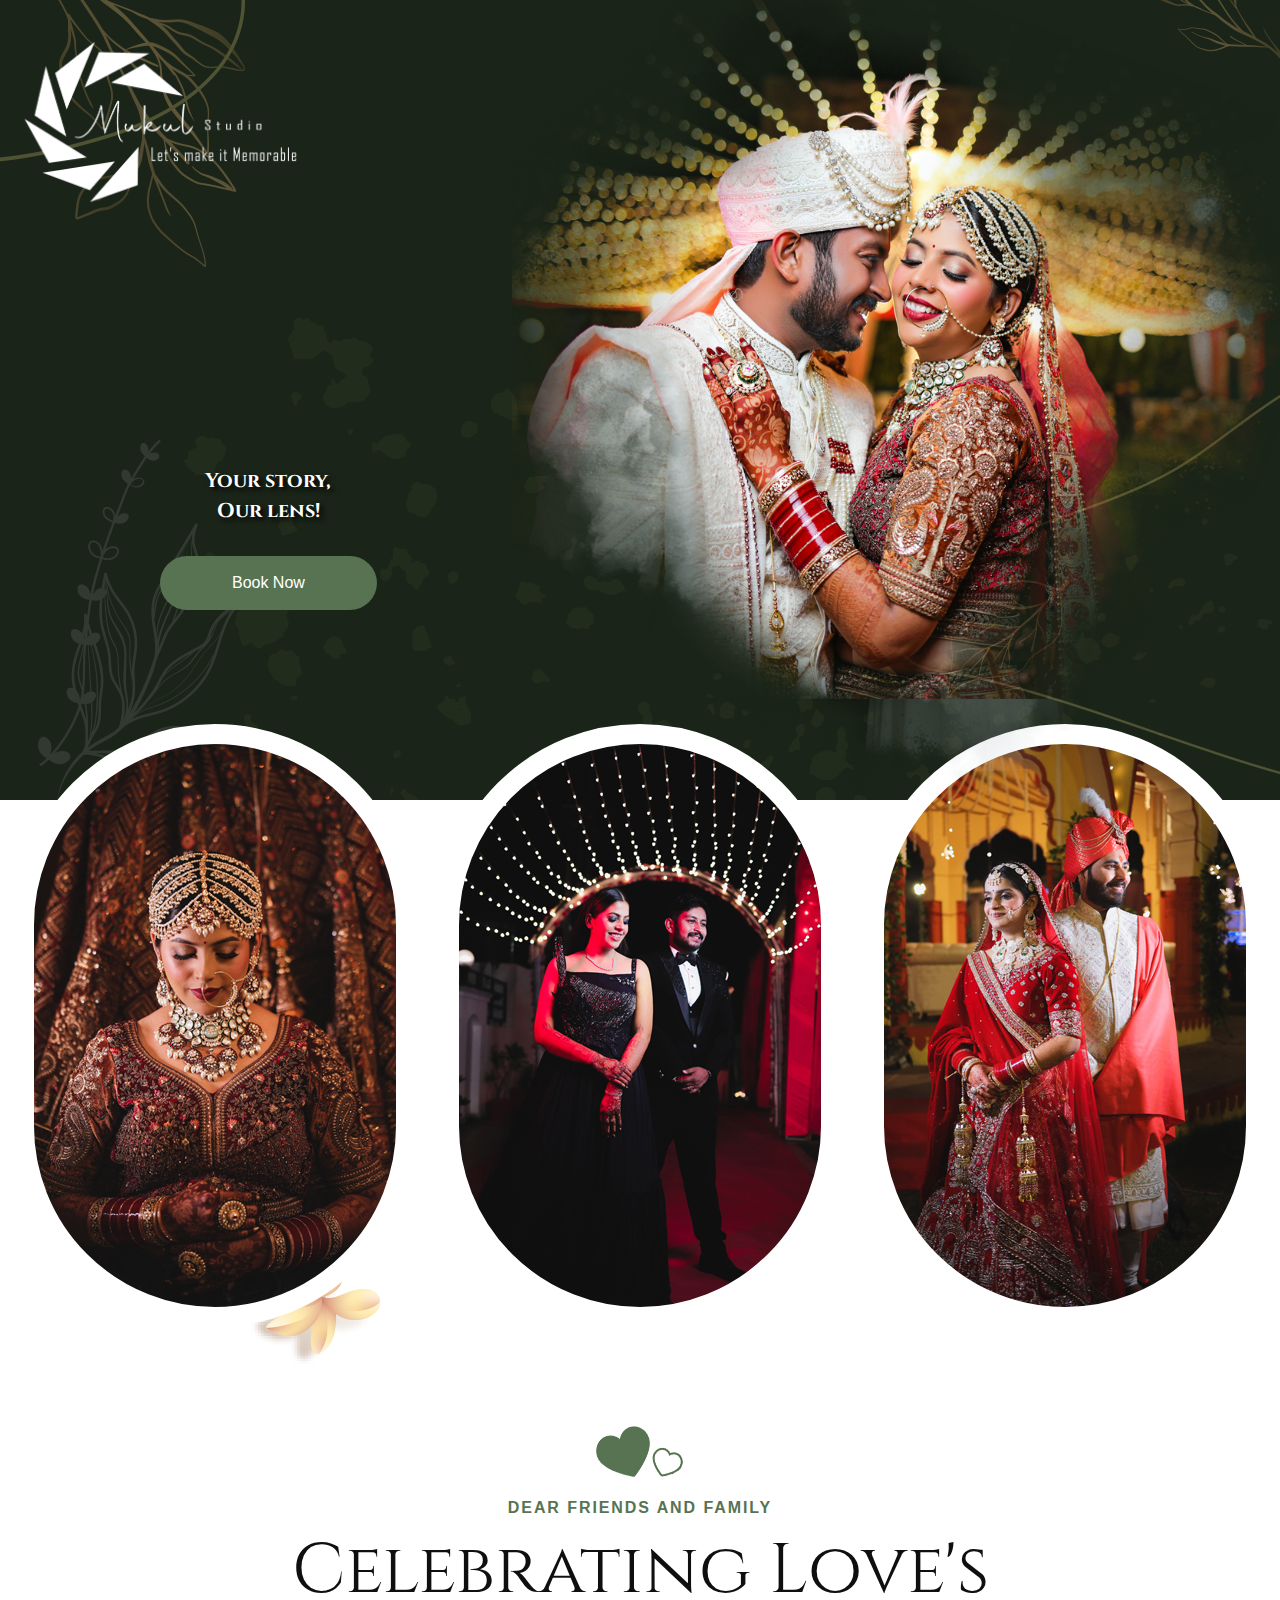
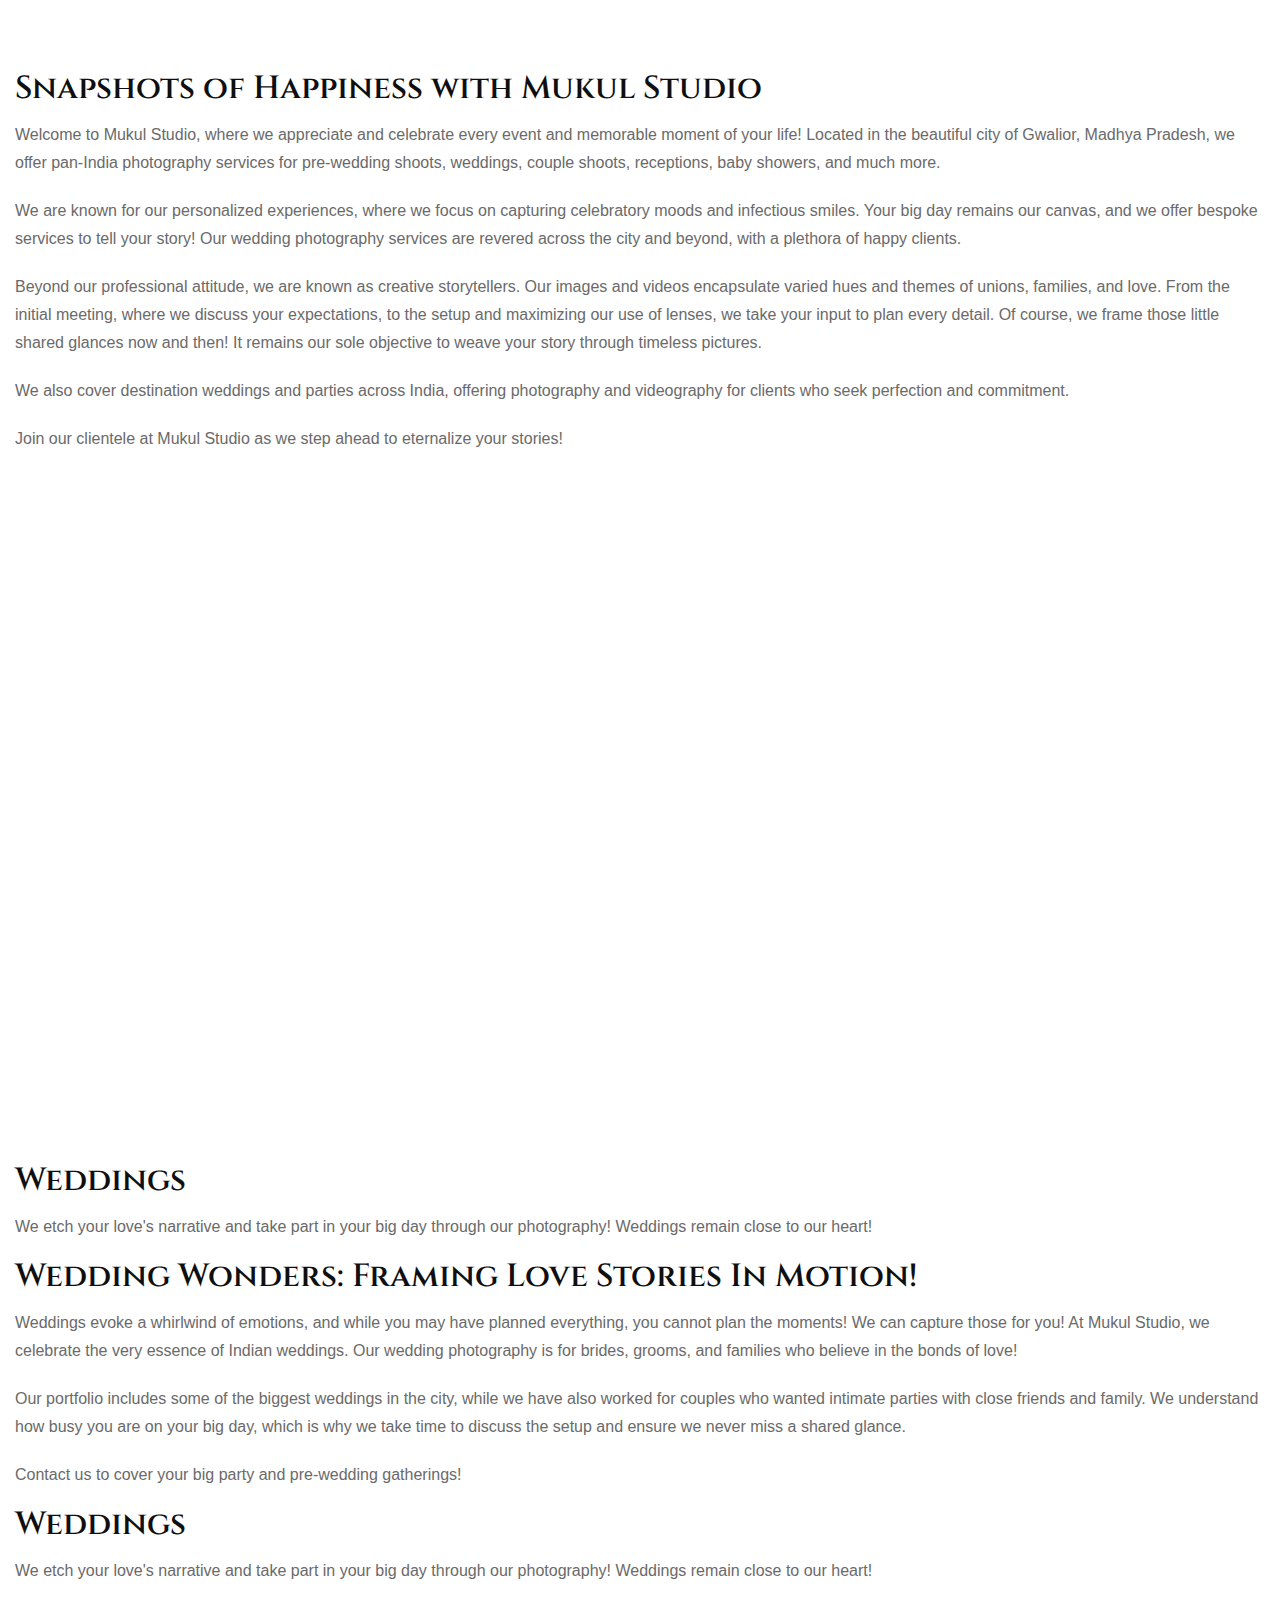
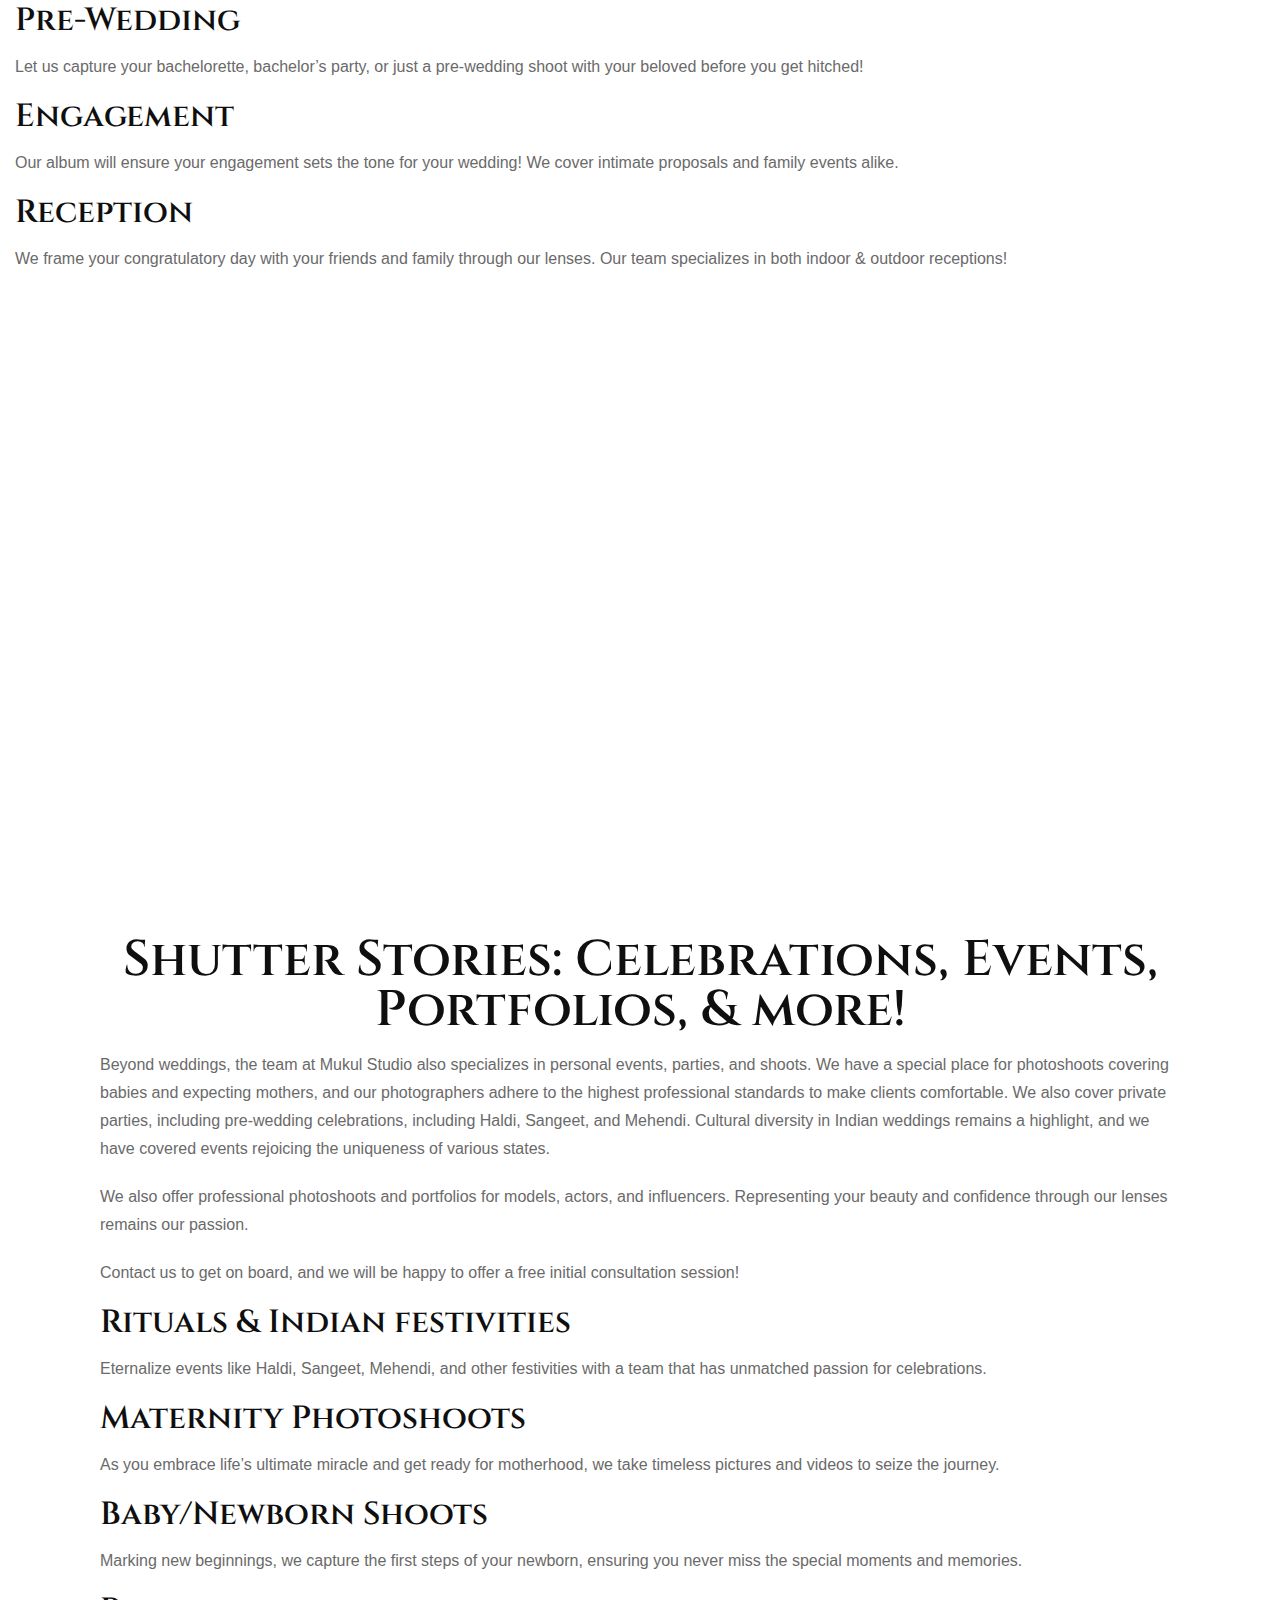
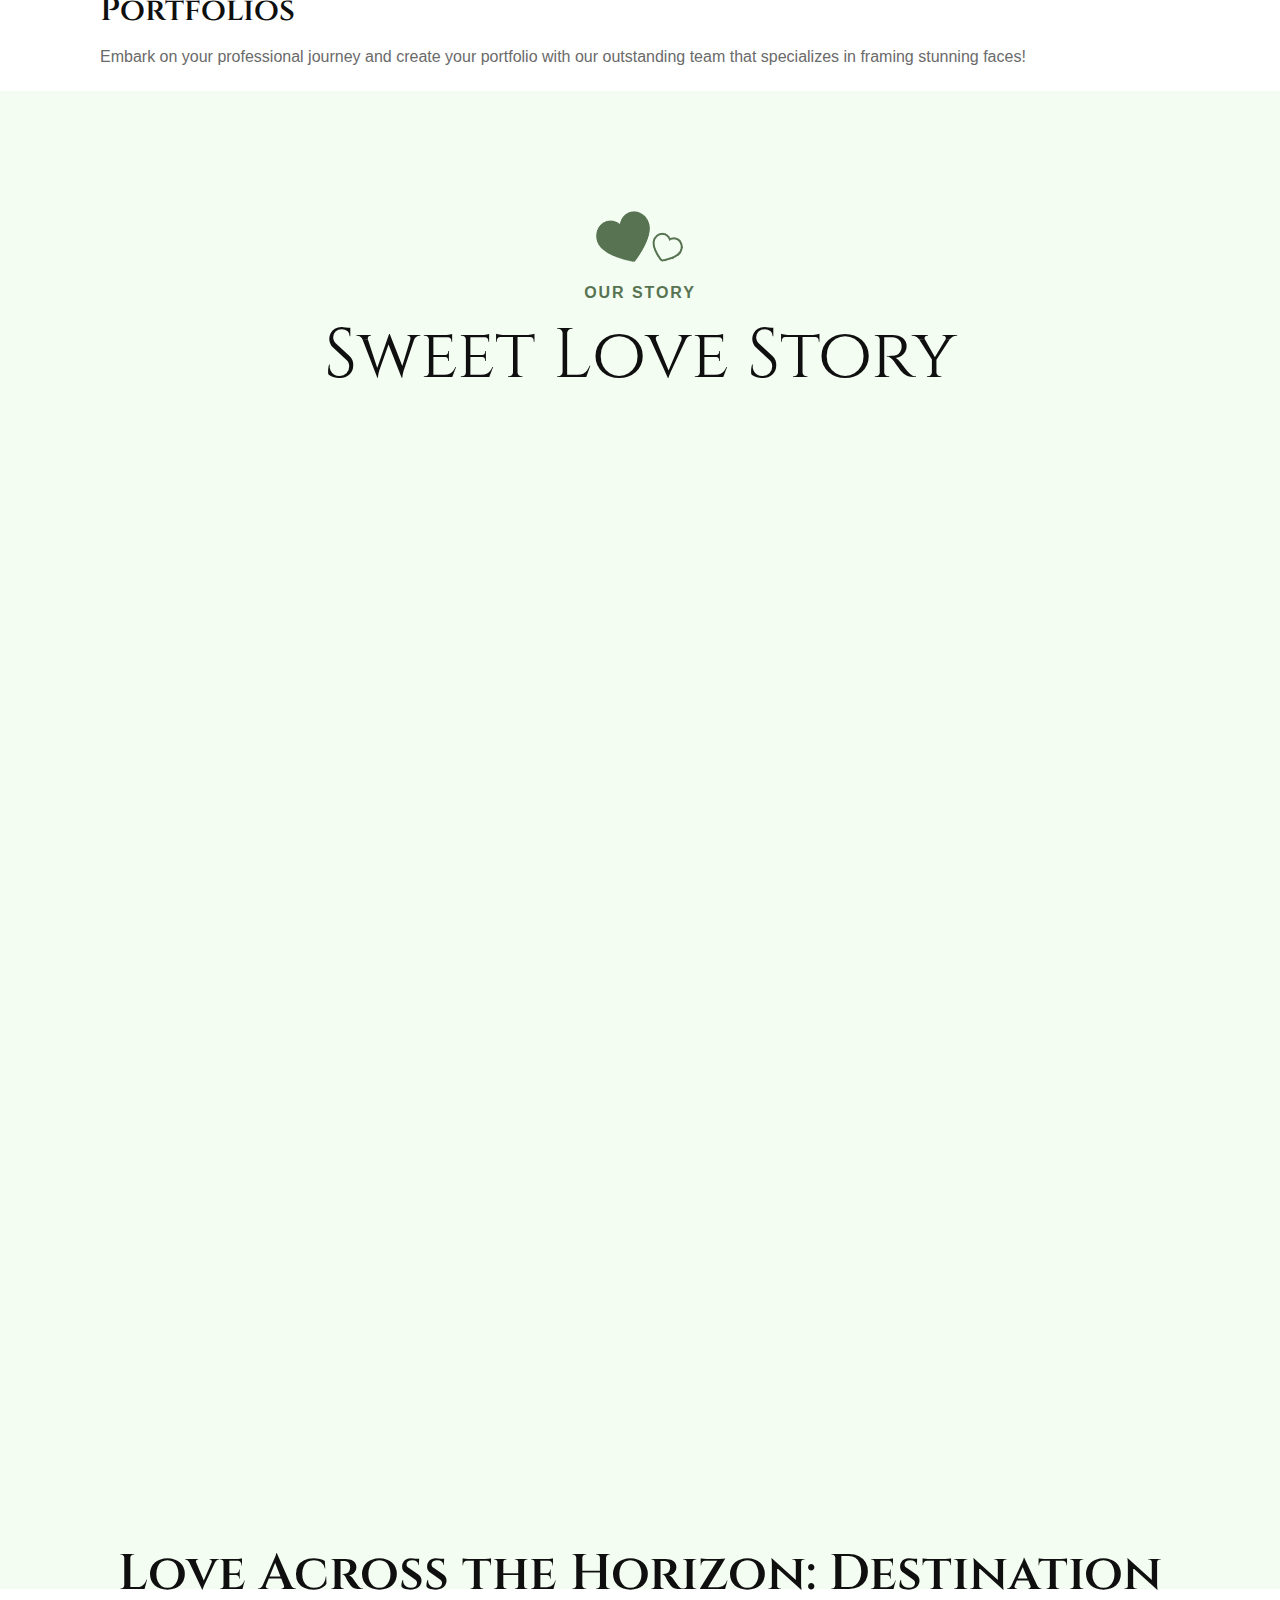
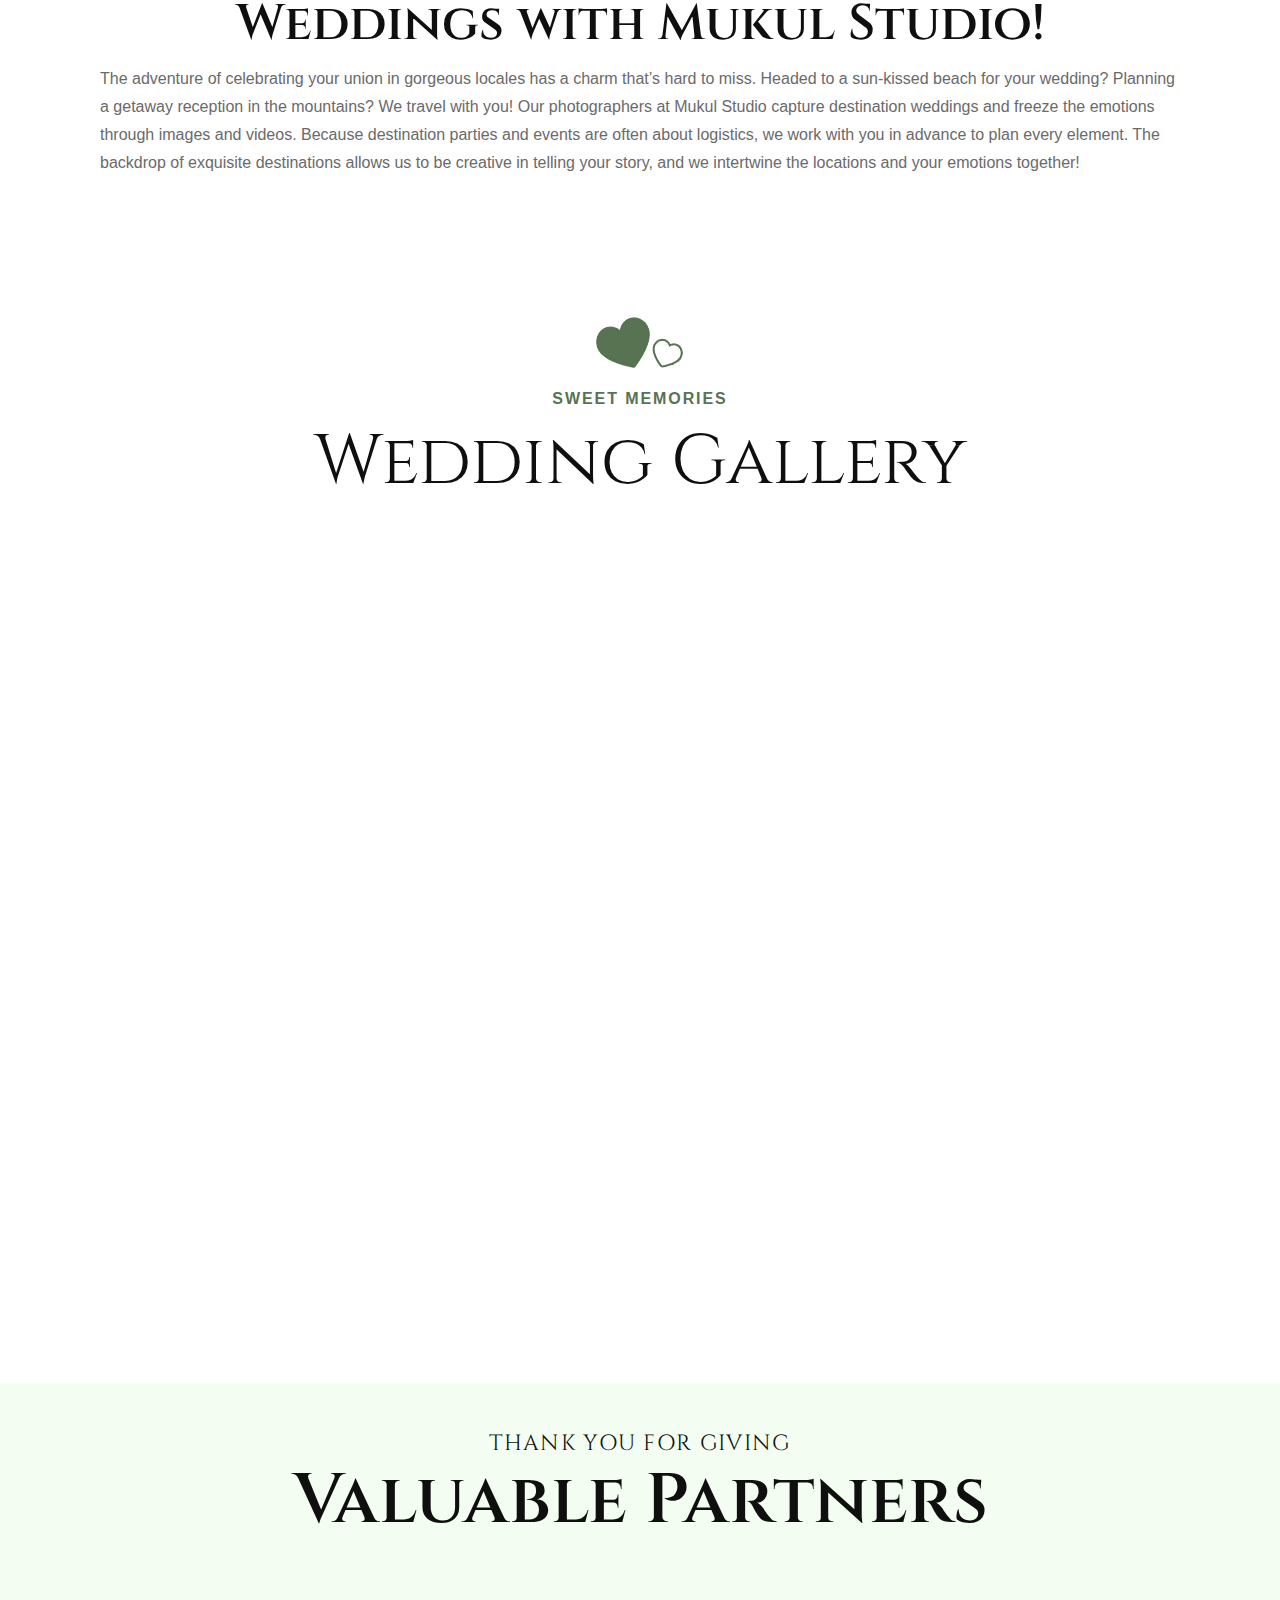
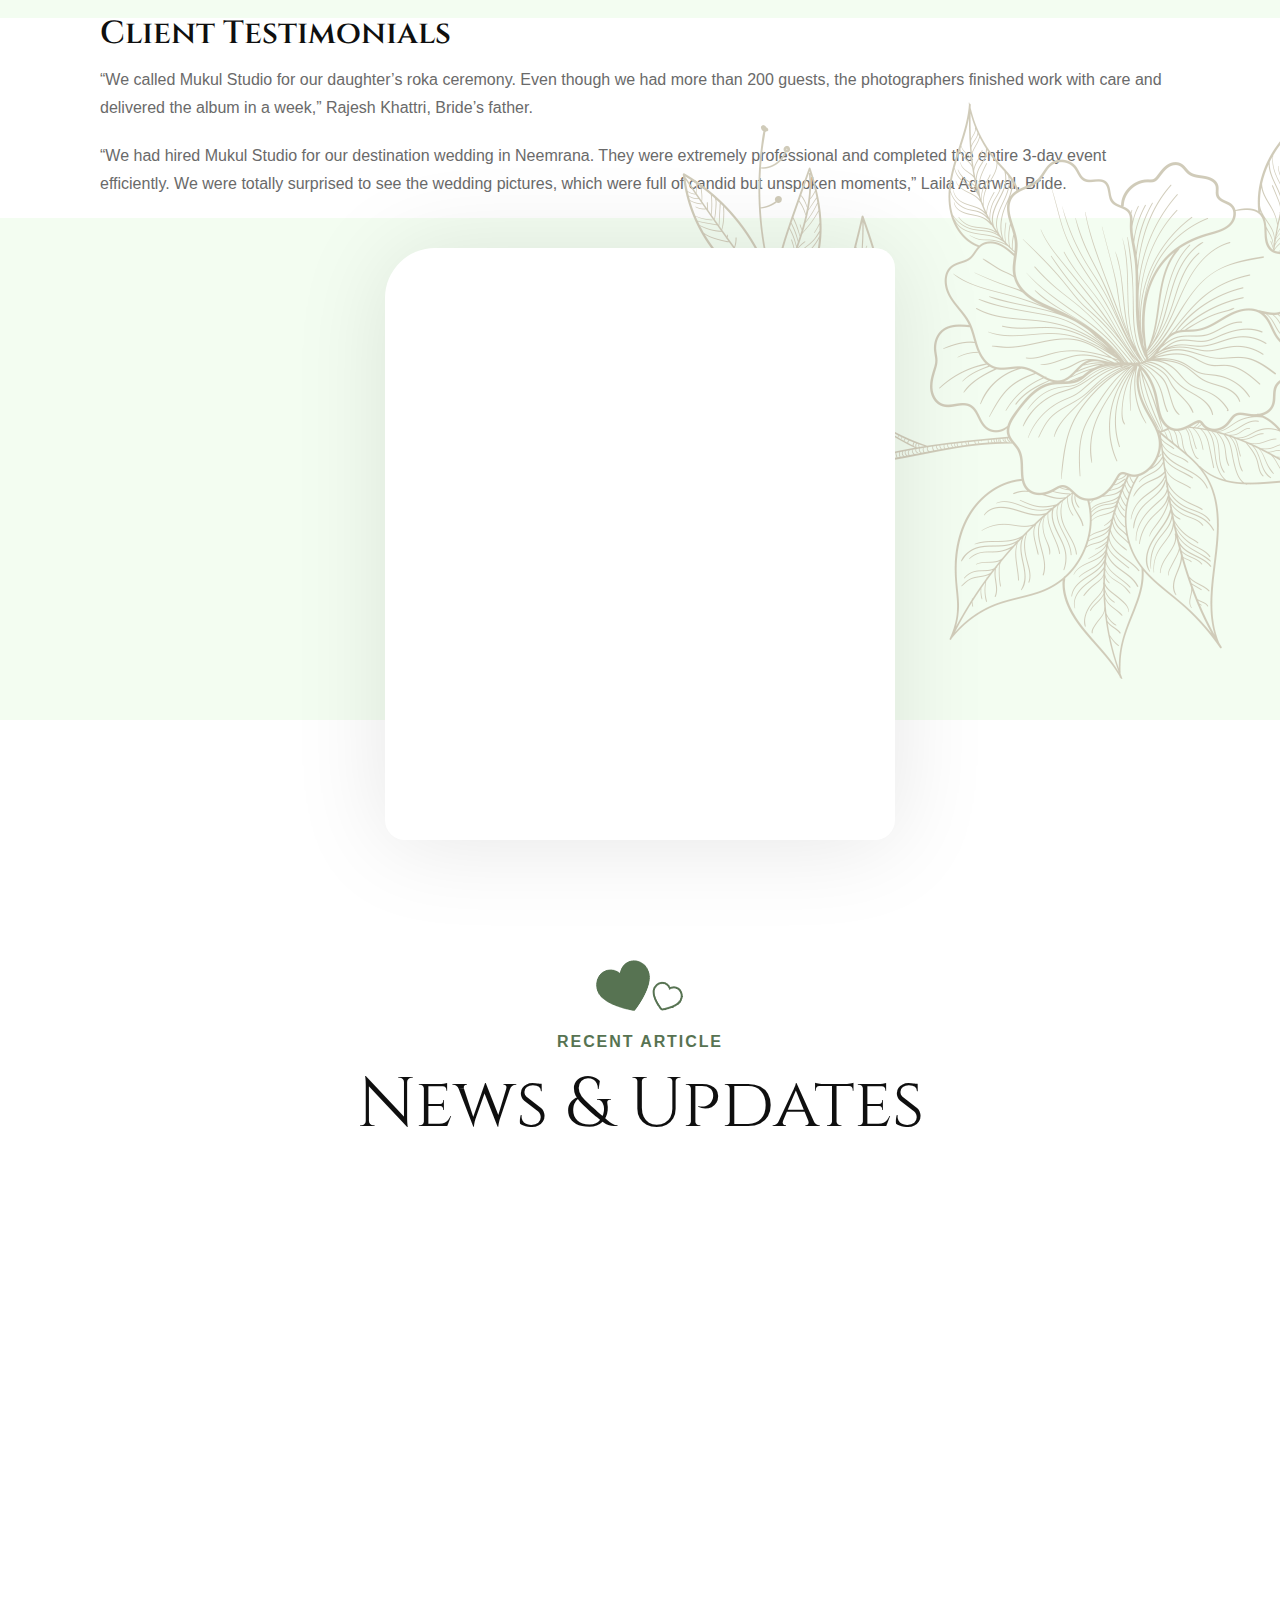
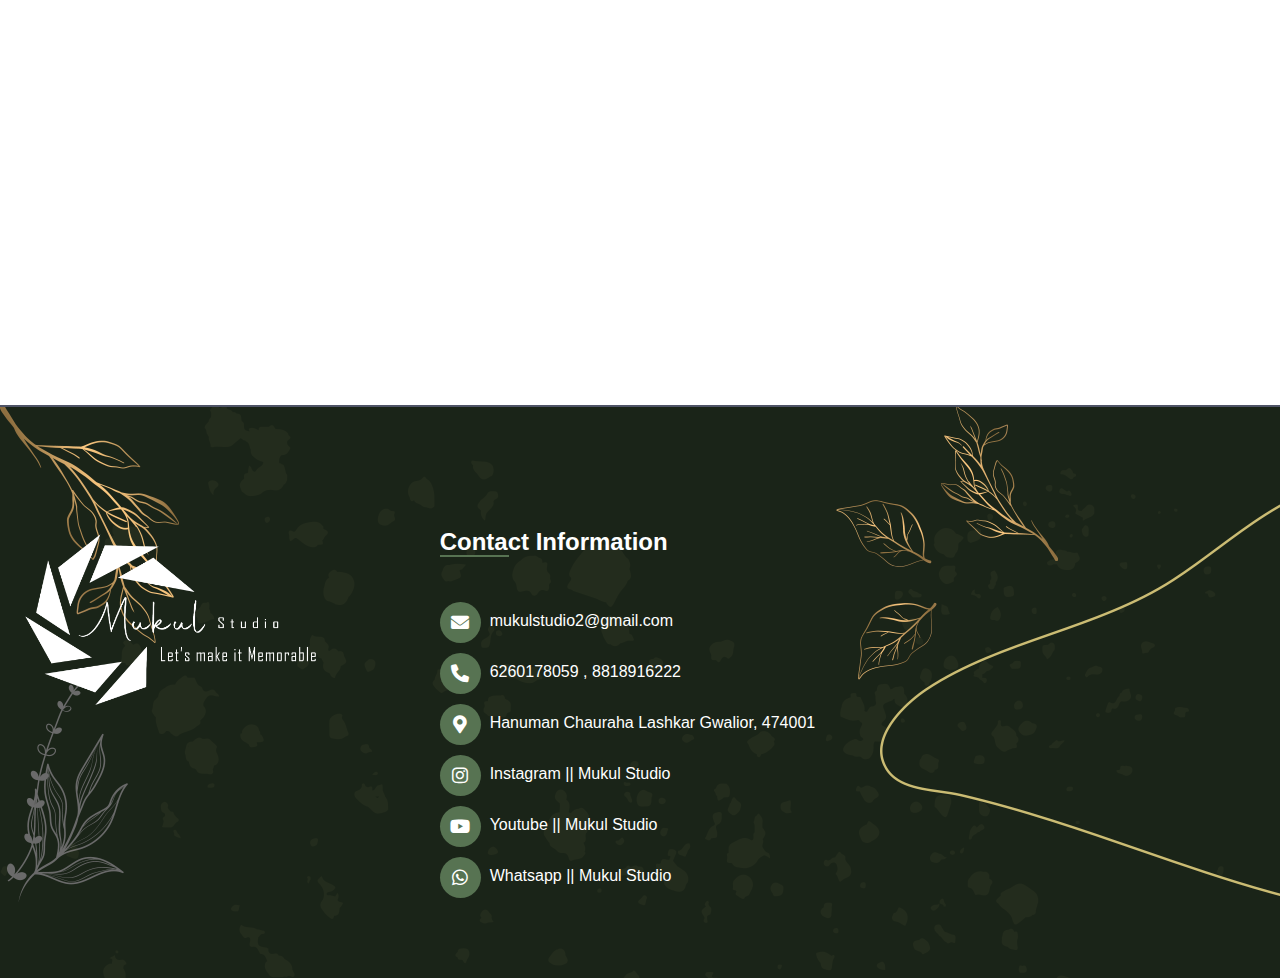
<file: index.html>
<!DOCTYPE html>
<html lang="en">

<!-- Mirrored from kodesolution.com/html/2023/wendola-html/index-3.html by HTTrack Website Copier/3.x [XR&CO'2014], Wed, 27 Sep 2023 08:24:31 GMT -->
<head>
<meta charset="utf-8">
<title>  Mukul Studio| Gwalior Best Photographer | Home Page </title>
<!-- Stylesheets -->
<link href="css/bootstrap.min.css" rel="stylesheet">
<link href="css/style.css" rel="stylesheet">

<link rel="shortcut icon" href="images/favicon.png" type="image/x-icon">
<link rel="icon" href="images/favicon.png" type="image/x-icon">
<!-- Responsive -->
<meta http-equiv="X-UA-Compatible" content="IE=edge">
<meta name="viewport" content="width=device-width, initial-scale=1.0, maximum-scale=1.0, user-scalable=0">
<!--[if lt IE 9]><script src="https://cdnjs.cloudflare.com/ajax/libs/html5shiv/3.7.3/html5shiv.js"></script><![endif]-->
<!--[if lt IE 9]><script src="js/respond.js"></script><![endif]-->
</head>

<body>

<div class="page-wrapper">
    
    <!-- Preloader -->
    <div class="preloader"></div>
    
    <!-- Main Header-->
    <header class="main-header header-style-three">

        <div class="header-lower">
          
            <div class="auto-container">
                <!-- Main box -->
                <div class="main-box">
                    <div class="logo"><a href="index.html"><img src="t-sert bill copyf.png" alt="" title="Wendola"></a></div>

                    <!--Nav Box-->
                    <!-- <div class="nav-outer">    
                        <nav class="nav main-menu">
                            <ul class="navigation">
                                <li class="current dropdown"><a href="index.html">Home</a>
                                <ul>
                                    <li><a href="index.html">Home 01</a></li>
                                    <li><a href="index-2.html">Home 02</a></li>
                                    <li><a href="index-3.html">Home 03</a></li>
                                    <li><a href="index-4.html">Home 04</a></li>
                                    <li><a href="index-5.html">Home 05</a></li>
                                    <li class="dropdown"> <a href="#">Invitation</a>
                                        <ul>
                                            <li><a href="index-invitation.html">Style One</a></li>
                                            <li><a href="index-invitation2.html">Style Two</a></li>
                                            <li><a href="index-invitation3.html">Style Three</a></li>
                                            <li><a href="index-invitation4.html">Style Four</a></li>
                                        </ul>
                                    </li>
                                    <li class="dropdown"><a href="#">Single Styles</a>
                                        <ul>
                                            <li><a href="index-1-sinlge.html">Single Style One</a></li>
                                            <li><a href="index-2-single.html">Single Style Two</a></li>
                                            <li><a href="index-3-single.html">Single Style Three</a></li>
                                            <li><a href="index-4-single.html">Single Style Four</a></li>
                                            <li><a href="index-5-single.html">Single Style Five</a></li>
                                        </ul>
                                    </li>
                                    <li class="dropdown"><a href="#">Dark Styles</a>
                                        <ul>
                                            <li><a href="index-1-dark.html">Dark Style One</a></li>
                                            <li><a href="index-2-dark.html">Dark Style Two</a></li>
                                            <li><a href="index-3-dark.html">Dark Style Three</a></li>
                                            <li><a href="index-4-dark.html">Dark Style Four</a></li>
                                            <li><a href="index-5-dark.html">Dark Style Five</a></li>
                                        </ul>
                                    </li>
                                    <li class="dropdown"><a href="#">Header Styles</a>
                                        <ul>
                                            <li><a href="index.html">Header Style One</a></li>
                                            <li><a href="index-2.html">Header Style Two</a></li>
                                            <li><a href="index-3.html">Header Style Three</a></li>
                                            <li><a href="index-4.html">Header Style Four</a></li>
                                            <li><a href="index-4.html">Header Style Five</a></li>
                                        </ul>
                                    </li>
                                </ul>
                                </li>
                                <li><a href="page-our-story.html">Story</a></li>
                                <li><a href="">Gallery</a></li>
                                <li><a href="page-our-timeline.html">Timeline</a></li>
                                <li><a href="news-grid.html">News</a></li>
                                <li><a href="page-rsvp.html">RSVP</a></li>
                            </ul>
                        </nav>
                    </div> -->
                    <!-- Main Menu End-->
                    <div class="outer-box">
                        
                        <!-- Hidden Bar Opener -->
                        <!-- <button class="ui-btn ui-btn toggle-hidden-bar">
                            <span class="dot"></span>
                            <span class="dot"></span>
                            <span class="dot"></span>
                        </button> -->

                        <!-- <ul class="social-icon-one"> -->
                            <!-- <li><a href="#"><i class="icon fab fa-facebook-f"></i></a></li>
                            <li><a href="#"><i class="icon fab fa-google-plus"></i></a></li>
                            <li><a href="#"><i class="icon fab fa-twitter"></i></a></li> -->
                        <!-- </ul> -->

                        <!-- Mobile Nav toggler -->
                        <!-- <div class="mobile-nav-toggler"><span class="icon lnr-icon-bars"></span></div> -->
                    </div>
                </div>
            </div>
        </div>

        <!-- Mobile Menu  -->
        <div class="mobile-menu">
            <div class="menu-backdrop"></div>
        
            <!--Here Menu Will Come Automatically Via Javascript / Same Menu as in Header-->
            <nav class="menu-box">
                <div class="upper-box">
                    <div class="nav-logo"><a href="index.html"><img src="t-sert bill copyf.png" alt="" title=""></a></div>
                    <div class="close-btn"><i class="icon fa fa-times"></i></div>
                </div>
        
                <ul class="navigation clearfix">
                    <!--Keep This Empty / Menu will come through Javascript-->
                </ul>

                <ul class="contact-list-one light">
                    <li>
                        <i class="icon lnr-icon-phone-handset"></i>
                        <span class="title">Call Now</span>
                        <div class="text"><a href="tel:+918818916222">+91 8818916222</a></div>
                    </li>
                    <li>
                        <i class="icon lnr-icon-envelope1"></i>
                        <span class="title">Send Email</span>
                        <div class="text"><a href="mailto:mukulstudio2@gmail.com">mukulstudio2@gmail.com</div>
                    </li>
                    <li>
                        <a href="https://maps.app.goo.gl/u7zyUEijHn9CnQc9A"><i class="icon lnr-icon-map-marker"></i></a>
                        <span class="title">Address</span>
                        <div class="text">
                            Hanuman Chauraha Lashkar Gwalior, 474001
                        </div>
                    </li>
                </ul>
        
                <ul class="social-links">
                    <li><a href="https://wa.me/+918818916222 text = Congratulations We Have InQuiry To you"><i class="fab fa-whatsapp"></i></a></li>
                    <li><a href="https://youtube.com/@mukulstudio2216?si=WB5LjdEgU3KF_uZn"><i class="fab fa-youtube"></i></a></li>
                    <!-- <li><a href="#"><i class="fab fa-"></i></a></li> -->
                    <li><a href="https://instagram.com/mukul_studio?igshid=NzZlODBkYWE4Ng=="><i class="fab fa-instagram"></i></a></li>
                </ul>
            </nav>
        </div><!-- End Mobile Menu -->

        <!-- Header Search -->
        <div class="search-popup">
            <span class="search-back-drop"></span>
            <button class="close-search"><span class="fa fa-times"></span></button>
        
            <div class="search-inner">
                <form method="post" action="https://kodesolution.com/html/2023/wendola-html/blog-showcase.html">
                    <div class="form-group">
                        <input type="search" name="search-field" value="" placeholder="Search..." required="">
                        <button type="submit"><i class="fa fa-search"></i></button>
                    </div>
                </form>
            </div>
        </div>
        <!-- End Header Search -->

        <!-- Sticky Header  -->
        <div class="sticky-header">
            <div class="auto-container">
                <div class="inner-container">
                    <!--Logo-->
                    <div class="logo">
                        <a href="index.html" title=""><img src="t-sert bill copy.png" alt="" title=""></a>
                    </div>
        
                    <!--Right Col-->
                    <div class="nav-outer">
                        <!-- Main Menu -->
                        <nav class="main-menu">
                            <div class="navbar-collapse show collapse clearfix">
                                <ul class="navigation clearfix">
                                    <!--Keep This Empty / Menu will come through Javascript-->
                                </ul>
                            </div>
                        </nav><!-- Main Menu End-->
        
                        <!--Mobile Navigation Toggler-->
                        <div class="mobile-nav-toggler"><span class="icon lnr-icon-bars"></span></div>
                    </div>
                </div>
            </div>
        </div><!-- End Sticky Menu -->
    </header>
    <!--End Main Header -->

    <!-- Hidden bar back drop -->
    <div class="hidden-bar-back-drop"></div>

    <!-- Hidden Bar -->
    <!-- <section class="hidden-bar">
        <div class="inner-box">
            <div class="upper-box">
                <div class="nav-logo"><a href="index.html"><img src="images/logo-4.png" alt="" title=""></a></div>
                <div class="close-btn"><i class="icon fa fa-times"></i></div>
            </div>

            <div class="text-box">
                <h4 class="title">Transforming your ideas into digital reality</h4>
                <div class="text">Sed ut perspiciatis unde omnis natus error voluptatem santium doloremque laudantium, totam rem aperiam, eaque ipsa quae ab nllo inventore veritatis quasi architecto beatae vitae</div>
            </div>

            <ul class="contact-list-one">
                <li>
                    <i class="icon lnr-icon-phone-handset"></i>
                    <span class="title">Call Now</span>
                    <div class="text"><a href="tel:+92880098670">+92 (8800) - 98670</a></div>
                </li>
                <li>
                    <i class="icon lnr-icon-envelope1"></i>
                    <span class="title">Send Email</span>
                    <div class="text"><a href="mailto:help@company.com">help@company.com</a></div>
                </li>
                <li>
                    <i class="icon lnr-icon-map-marker"></i>
                    <span class="title">Address</span>
                    <div class="text">66 Broklyant, New York India 3269</div>
                </li>
            </ul>

            <ul class="social-links">
                <li><a href="#"><i class="fab fa-twitter"></i></a></li>
                <li><a href="#"><i class="fab fa-facebook-f"></i></a></li>
                <li><a href="#"><i class="fab fa-pinterest"></i></a></li>
                <li><a href="#"><i class="fab fa-instagram"></i></a></li>
            </ul>
        </div>
    </section> -->
    <!--End Hidden Bar -->

    <!-- Banner Section -->
    <section class="banner-section-three">
        <div class="icon-bubbles-2"></div>
        <div class="icon-leaves-23 bounce-x"></div>
        <div class="icon-leaves-24 bounce-y"></div>
        <div class="bg-image wow fadeIn" data-wow-delay="1500ms">
            <img src="banner-3.png" alt="Image">
        </div>
        <div class="auto-container">
            <div class="row">
                <!-- Content Column -->
                <div class="content-column col-lg-5 col-md-12 col-sm-12 wow fadeInLeft">
                    <div class="inner-column">
                      <!-- mukulstudio -->
                        <div class="name wow fadeInUp" data-wow-delay="300ms"><br><br> </div>
                        <div class="text wow fadeInUp" data-wow-delay="600ms">Your story,<br>  Our lens!</div>
                        <!-- <div class="date wow fadeInUp" data-wow-delay="900ms">12. 12. 2024</div> -->
                        <div class="btn-box wow fadeInUp" data-wow-delay="1200ms">
                            <a href="https://wa.me/+918818916222 text = Congratulations We Have InQuiry To you"  class="theme-btn btn-style-one green-bg"><span class="btn-title">Book Now</span></a>
                        </div>
                      <!-- <span class="icon-heart-2"></span> -->
                    </div>
                </div>
            </div>
        </div>
    </section>
    <!-- End Banner Section -->

    <!-- Services section -->
    <section class="services-section-three pt-0">
        <div class="icon-flowers-9 zoom-one"></div>
        <div class="auto-container">
            <div class="row">
                <!-- Services Block -->
                <div class="services-block-three col-lg-4 col-md-6 col-sm-12 wow fadeInUp">
                    <div class="inner-box">
                        <div class="image-box">
                            <figure class="image"><img src="images/resource/service3-1.jpg" alt="Image"></figure>
                            <div class="info-box">
                                <i class="icon flaticon-birthday-girl"></i>
                                <!-- <div class="date">12. 12. 2024</div> -->
                                <!-- <div class="text">Venue at Lucy Forks, Patriciafur, United States.</div> -->
                                <div class="btn-box">
                                    <a href="https://instagram.com/mukul_studio?igshid=NzZlODBkYWE4Ng==" class="theme-btn btn-style-one green"><span class="btn-title">Follow</span></a>
                                </div>
                            </div>
                        </div>
                    </div>
                </div>
                <!-- Services Block -->
                <div class="services-block-three col-lg-4 col-md-6 col-sm-12 wow fadeInUp" data-wow-delay="300ms">
                    <div class="inner-box">
                        <div class="image-box">
                            <figure class="image"><img src="images/resource/service3-2.jpg" alt="Image"></figure>
                            <div class="info-box">
                                <i class="icon flaticon-arch"></i>
                                <!-- <div class="date">12. 12. 2024</div> -->
                                <!-- <div class="text">Venue at Lucy Forks, Patriciafur, United States.</div> -->
                                <div class="btn-box">
                                    <a href="https://instagram.com/mukul_studio?igshid=NzZlODBkYWE4Ng==" class="theme-btn btn-style-one green"><span class="btn-title">Follow</span></a>
                                </div>
                            </div>
                        </div>
                    </div>
                </div>
                <!-- Services Block -->
                <div class="services-block-three col-lg-4 col-md-12 col-sm-12 wow fadeInUp" data-wow-delay="600ms">
                    <div class="inner-box">
                        <div class="image-box">
                            <figure class="image"><img src="images/resource/service3-3.jpg" alt="Image"></figure>
                            <div class="info-box">
                                <i class="icon flaticon-cheers"></i>
                                <!-- <div class="date">12. 12. 2024</div> -->
                                <!-- <div class="text">Venue at Lucy Forks, Patriciafur, United States.</div> -->
                                <div class="btn-box">
                                    <a href="https://instagram.com/mukul_studio?igshid=NzZlODBkYWE4Ng==" class="theme-btn btn-style-one green"><span class="btn-title">Follow</span></a>
                                </div>
                            </div>
                        </div>
                    </div>
                </div>
            </div>
        </div>
    </section>
    <!-- End Services section -->

    <!-- Team Section -->
    <section class="team-section-three pt-0">
        <div class="auto-container">
            <div class="sec-title style-three text-center">
                <span class="icon icon-green-heart"></span>
                <span class="sub-title">Dear Friends and Family</span>
                <h2>Celebrating Love's</h2>
            </div>

            <div>
            <h1 class="contentHeading">Snapshots of Happiness with Mukul Studio</h1>
            <p>Welcome to Mukul Studio, where we appreciate and celebrate every event and memorable moment of your life! Located in the beautiful city of Gwalior, Madhya Pradesh, we offer pan-India photography services for pre-wedding shoots, weddings, couple shoots, receptions, baby showers, and much more.</p>

            <p>We are known for our personalized experiences, where we focus on capturing celebratory moods and infectious smiles. Your big day remains our canvas, and we offer bespoke services to tell your story! Our wedding photography services are revered across the city and beyond, with a plethora of happy clients.</p>
            
            <p>Beyond our professional attitude, we are known as creative storytellers. Our images and videos encapsulate varied hues and themes of unions, families, and love. From the initial meeting, where we discuss your expectations, to the setup and maximizing our use of lenses, we take your input to plan every detail. Of course, we frame those little shared glances now and then! It remains our sole objective to weave your story through timeless pictures.</p>
            
            <p>We also cover destination weddings and parties across India, offering photography and videography for clients who seek perfection and commitment.  </p>
            
            <p>Join our clientele at Mukul Studio as we step ahead to eternalize your stories!</p>
            
          </div>

            <!-- Birds Section -->
            <div class="team-block-outer wow fadeInLeft">
                <div class="row">
                    <div class="image-column col-xl-4 col-lg-12 col-md-12 col-sm-12">
                        <div class="inner-column">
                            <!-- Bride Image -->
                            <div class="bride-image">
                                <div class="inner-box">
                                    <div class="image-box">
                                        <figure class="image overlay-anim"><img src="images/resource/team3-1.jpg" alt=""></figure>
                                        <div class="icon-leaves-8 wow zoom-two"></div>
                                        <div class="icon-leaves-9 wow zoom-two wow" data-wow-delay="3s"></div>
                                    </div>
                                </div>
                            </div>
                        </div>
                    </div>
                            
                    <div class="content-column col-xl-8 col-lg-12 col-md-12 col-sm-12">
                        <div class="inner-column">
                            <div class="team-info-box">
                                <h2 class="name">Namita<span class="designation">The Bride</span></h2>
                                <div class="text">"Being deeply loved by someone gives you strength , while loving someone deeply gives you courage."</div>
                                <ul class="social-icon-two">
                                    <li><a href="#"><i class="icon fab fa-facebook"></i></a></li>
                                    <li><a href="#"><i class="icon fab fa-google"></i></a></li>
                                    <li><a href="#"><i class="icon fab fa-twitter"></i></a></li>
                                </ul>
                            </div>
                            <!-- Team block -->
                            
                        </div>
                    </div>
                </div>
            </div>
            <div>
              <h1 class='contentHeading'>Weddings</h1>
              <p>We etch your love's narrative and take part in your big day through our photography! Weddings remain close to our heart! </p>
            </div>

          <div>
            <h1 class="contentHeading">Wedding Wonders: Framing Love Stories In Motion!</h1>
            <p>Weddings evoke a whirlwind of emotions, and while you may have planned everything, you cannot plan the moments! We can capture those for you! At Mukul Studio, we celebrate the very essence of Indian weddings. Our wedding photography is for brides, grooms, and families who believe in the bonds of love! </p>

            <p>Our portfolio includes some of the biggest weddings in the city, while we have also worked for couples who wanted intimate parties with close friends and family. We understand how busy you are on your big day, which is why we take time to discuss the setup and ensure we never miss a shared glance.</p>

            <p>Contact us to cover your big party and pre-wedding gatherings! </p>

          </div>

          <div>
            <h1 class="contentHeading">Weddings</h1>
            <p>We etch your love's narrative and take part in your big day through our photography! Weddings remain close to our heart! </p>
          </div>
          <div>
            <h1 class="contentHeading">Pre-Wedding </h1>
            <p>Let us capture your bachelorette, bachelor’s party, or just a pre-wedding shoot with your beloved before you get hitched!  </p>
          </div>
          <div>
            <h1 class="contentHeading">Engagement</h1>
            <p>Our album will ensure your engagement sets the tone for your wedding! We cover intimate proposals and family events alike.  </p>
          </div>
          <div>
            <h1 class="contentHeading">Reception</h1>
            <p>We frame your congratulatory day with your friends and family through our lenses. Our team specializes in both indoor & outdoor receptions!</p>
          </div>
          <!-- Groom Section  -->
            <div class="team-block-outer style-two mb-0 wow fadeInRight" data-wow-delay="300ms">
                <div class="row">
                    <div class="image-column col-xl-4 col-lg-12 col-md-12 col-sm-12">
                        <div class="inner-column">
                            <!-- Groom Image -->
                            <div class="groom-image">
                                <div class="image-box">
                                    <figure class="image overlay-anim"><img src="images/resource/team3-8.jpg" alt=""></figure>
                                    <div class="icon-leaves-8"></div>
                                    <div class="icon-leaves-9"></div>
                                </div>
                            </div>
                        </div>
                    </div>

                    <div class="content-column col-xl-8 col-lg-12 col-md-12 col-sm-12">
                        <div class="inner-column">
                            <div class="team-info-box">
                                <h2 class="name">Kartik <span class="designation">The Groom</span></h2>
                                <div class="text">"A successfull marriage requires falling in love manytime's , always with the same person"</div>
                                <ul class="social-icon-two">
                                    <li><a href="#"><i class="icon fab fa-facebook"></i></a></li>
                                    <li><a href="#"><i class="icon fab fa-google"></i></a></li>
                                    <li><a href="#"><i class="icon fab fa-twitter"></i></a></li>
                                </ul>
                            </div>
                            <!-- Team block -->
                            
                        </div>
                    </div>
                </div>
            </div>
        </div>
    </section>
    <!-- End Team Section -->

    <section class="storySection">
      <div>
        <h1 class="stroyHeading">Shutter Stories: Celebrations, Events, Portfolios, & more!</h1>
        <p>Beyond weddings, the team at Mukul Studio also specializes in personal events, parties, and shoots. We have a special place for photoshoots covering babies and expecting mothers, and our photographers adhere to the highest professional standards to make clients comfortable. We also cover private parties, including pre-wedding celebrations, including Haldi, Sangeet, and Mehendi. Cultural diversity in Indian weddings remains a highlight, and we have covered events rejoicing the uniqueness of various states. </p>
        <p>We also offer professional photoshoots and portfolios for models, actors, and influencers. Representing your beauty and confidence through our lenses remains our passion. </p>
        <p>Contact us to get on board, and we will be happy to offer a free initial consultation session! </p>
      </div>
      <div>
        <h1 class="contentHeading">Rituals & Indian festivities</h1>
        <p>Eternalize events like Haldi, Sangeet, Mehendi, and other festivities with a team that has unmatched passion for celebrations.  </p>
      </div>
      <div>
        <h1 class="contentHeading">Maternity Photoshoots</h1>
        <p>As you embrace life’s ultimate miracle and get ready for motherhood, we take timeless pictures and videos to seize the journey.  </p>
      </div>
      <div>
        <h1 class="contentHeading">Baby/Newborn Shoots</h1>
        <p>Marking new beginnings, we capture the first steps of your newborn, ensuring you never miss the special moments and memories.  </p>
      </div>
      <div>
        <h1 class="contentHeading">Portfolios</h1>
        <p>Embark on your professional journey and create your portfolio with our outstanding team that specializes in framing stunning faces!</p>
      </div>
    </section>
    <!-- Story Section -->
    <section class="story-section pull-down">
        <div class="anim-icons full-width">
            <span class="icon icon-flowers-10 bounce-y"></span>
            <span class="icon icon-flowers-11 bounce-y wow" data-wow-delay="3s"></span>
        </div>
            
        <div class="auto-container">
            <div class="sec-title style-three text-center">
                <span class="icon icon-green-heart"></span>
                <span class="sub-title">Our Story</span>
                <h2>Sweet love Story</h2>
            </div>
            
            <div class="row">
                
                <!-- Column -->
                <div class="column col-xl-3 col-lg-6 col-md-6 col-sm-12 wow fadeInLeft">
                    <!-- Story Block -->
                    <div class="story-block">
                        <div class="inner-box">
                            <div class="content-box">
                                <div class="date">December 23, 2023</div>
                                <h4 class="title">First Time <br> We Meet</h4>
                                <div class="text">From the vibrant flowers and trees to the gently flowing streams, this park provides the perfect backdrop.</div>
                            </div>
                        </div>
                    </div>
                    
                    <div class="icon-heart-4"></div>
                    
                    <!-- Story Block -->
                    <div class="story-block">
                        <div class="inner-box">
                            <div class="content-box">
                                <div class="date">December 23, 2023</div>
                                <h4 class="title">Our First <br> Date</h4>
                                <div class="text">From the vibrant flowers and trees to the gently flowing streams, this park provides the perfect backdrop.</div>
                            </div>
                        </div>
                    </div>
                </div>

                <!-- Column -->
                <div class="column col-xl-3 col-lg-6 col-md-6 col-sm-12 wow fadeInRight order-xl-3">
                    <!-- Story Block -->
                    <div class="story-block ">
                        <div class="inner-box">
                            <div class="content-box">
                                <div class="date">December 23, 2023</div>
                                <h4 class="title">She said <br> yes</h4>
                                <div class="text">From the vibrant flowers and trees to the gently flowing streams, this park provides the perfect backdrop.</div>
                            </div>
                        </div>
                    </div>

                    <div class="icon-heart-4"></div>
                    
                    <!-- Story Block -->
                    <div class="story-block ">
                        <div class="inner-box">
                            <div class="content-box">
                                <div class="date">December 23, 2023</div>
                                <h4 class="title">Get love <br>married</h4>
                                <div class="text">From the vibrant flowers and trees to the gently flowing streams, this park provides the perfect backdrop.</div>
                            </div>
                        </div>
                    </div>
                </div>
                
                <div class="image-column col-xl-6 col-lg-12 col-md-12 col-sm-12 wow fadeInUp">
                    <div class="single-item-carousel owl-carousel owl-theme disable-navs">
                        <div class="image-box">
                            <figure class="image"><img src="images/resource/story1-1.jpg" alt="Image"></figure>
                        </div>
                        <div class="image-box">
                            <figure class="image"><img src="images/resource/story1-2.jpg" alt="Image"></figure>
                        </div>
                        <div class="image-box">
                            <figure class="image"><img src="images/resource/story1-3.jpg" alt="Image"></figure>
                        </div>
                        <div class="image-box">
                            <figure class="image"><img src="images/resource/story1-2.jpg" alt="Image"></figure>
                        </div>
                    </div>
                </div>
            </div>
        </div>
    </section>
    <!-- End Story Section -->
  <section class="storySection">
    <div class="afterImage">
      <h1 class="stroyHeading">Love Across the Horizon: Destination Weddings with Mukul Studio! </h1>
      <p>The adventure of celebrating your union in gorgeous locales has a charm that’s hard to miss. Headed to a sun-kissed beach for your wedding? Planning a getaway reception in the mountains? We travel with you! Our photographers at Mukul Studio capture destination weddings and freeze the emotions through images and videos. Because destination parties and events are often about logistics, we work with you in advance to plan every element. The backdrop of exquisite destinations allows us to be creative in telling your story, and we intertwine the locations and your emotions together! </p>
    </div>
  </section>

    <!-- Countdown section -->
    
    <!-- Gallery Section -->
    <section class="gallery-section-five">
        <div class="auto-container">
            <div class="sec-title style-three text-center">
                <span class="icon icon-green-heart"></span>
                <span class="sub-title">Sweet Memories</span>
                <h2>Wedding Gallery</h2>
            </div>
            <div class="row">
                <!-- Gallery Block -->
                <div class="gallery-block-five col-lg-3 col-md-6 col-sm-12 wow fadeInUp">
                    <div class="inner-box">
                        <div class="image-box">
                            <figure class="image overlay-anim"><a href="images/resource/gallery5-1.jpg" class="lightbox-image" data-fancybox="gallery"><img src="images/resource/gallery5-1.jpg" alt="Image"></a></figure>
                        </div>
                    </div>
                </div>
                
                <!-- Gallery Block -->
                <div class="gallery-block-five style-two col-lg-3 col-md-6 col-sm-12 wow fadeInUp" data-wow-delay="300ms">
                    <div class="inner-box">
                        <div class="image-box">
                            <figure class="image overlay-anim"><a href="images/resource/gallery5-2.jpg" class="lightbox-image" data-fancybox="gallery"><img src="images/resource/gallery5-2.jpg" alt="Image"></a></figure>
                        </div>
                    </div>
                </div>
                
                <!-- Gallery Block -->
                <div class="gallery-block-five style-three col-lg-3 col-md-6 col-sm-12 wow fadeInUp" data-wow-delay="600ms">
                    <div class="inner-box">
                        <div class="image-box">
                            <figure class="image overlay-anim"><a href="images/resource/gallery5-3.jpg" class="lightbox-image" data-fancybox="gallery"><img src="images/resource/gallery5-3.jpg" alt="Image"></a></figure>
                        </div>
                    </div>
                </div>
                <!-- Gallery Block -->
                <div class="gallery-block-five col-lg-3 col-md-6 col-sm-12 wow fadeInUp" data-wow-delay="900ms">
                    <div class="inner-box">
                        <div class="image-box">
                            <figure class="image overlay-anim"><a href="images/resource/gallery5-4.jpg" class="lightbox-image" data-fancybox="gallery"><img src="images/resource/gallery5-4.jpg" alt="Image"></a></figure>
                        </div>
                    </div>
                </div>
                
                <!-- Gallery Block -->
                <div class="gallery-block-five style-two col-lg-3 col-md-6 col-sm-12 wow fadeInUp">
                    <div class="inner-box">
                        <div class="image-box">
                            <figure class="image overlay-anim"><a href="images/resource/gallery5-5.jpg" class="lightbox-image" data-fancybox="gallery"><img src="images/resource/gallery5-5.jpg" alt="Image"></a></figure>
                        </div>
                    </div>
                </div>
                
                <!-- Gallery Block -->
                <div class="gallery-block-five style-three col-lg-3 col-md-6 col-sm-12 wow fadeInUp" data-wow-delay="300ms">
                    <div class="inner-box">
                        <div class="image-box">
                            <figure class="image overlay-anim"><a href="images/resource/gallery5-6.jpg" class="lightbox-image" data-fancybox="gallery"><img src="images/resource/gallery5-6.jpg" alt="Image"></a></figure>
                        </div>
                    </div>
                </div>
                <!-- Gallery Block -->
                <div class="gallery-block-five col-lg-3 col-md-6 col-sm-12 wow fadeInUp" data-wow-delay="600ms">
                    <div class="inner-box">
                        <div class="image-box">
                            <figure class="image overlay-anim"><a href="images/resource/gallery5-7.jpg" class="lightbox-image" data-fancybox="gallery"><img src="images/resource/gallery5-7.jpg" alt="Image"></a></figure>
                        </div>
                    </div>
                </div>
                
                <!-- Gallery Block -->
                <div class="gallery-block-five style-two col-lg-3 col-md-6 col-sm-12 wow fadeInUp" data-wow-delay="900ms">
                    <div class="inner-box">
                        <div class="image-box">
                            <figure class="image overlay-anim"><a href="images/resource/gallery5-8.jpg" class="lightbox-image" data-fancybox="gallery"><img src="images/resource/gallery5-8.jpg" alt="Image"></a></figure>
                        </div>
                    </div>
                </div>
            </div>
        </div>
    </section>
    <!-- End Gallery Section -->
    
    <!-- Testimonial Section -->
    
    <!-- End Testimonial Section -->
    
    <!-- Clients Section Four -->
    <section class="clients-section-three">
        <div class="icon-leaves-28 bounce-x"></div>
        <div class="icon-leaves-29 bounce-y"></div>
        <div class="auto-container">
            <div class="sec-title text-center">
                <span class="sub-title">thank you for giving</span>
                <h2>Valuable Partners</h2>
            </div>
            <!-- Sponsors Outer -->
            <div class="sponsors-outer">
                <!--clients carousel-->
                <!-- <ul class="clients-carousel owl-carousel owl-theme">
                    <li class="client-block-three"><a href="#"><img src="images/clients/3-1.png" alt=""></a></li>
                    <li class="client-block-three"><a href="#"><img src="images/clients/3-2.png" alt=""></a></li>
                    <li class="client-block-three"><a href="#"><img src="images/clients/3-3.png" alt=""></a></li>
                    <li class="client-block-three"><a href="#"><img src="images/clients/3-4.png" alt=""></a></li>
                    <li class="client-block-three"><a href="#"><img src="images/clients/3-5.png" alt=""></a></li>
                    <li class="client-block-three"><a href="#"><img src="images/clients/3-6.png" alt=""></a></li>
                </ul> -->
            </div>
        </div>
    </section>
    <!--End Clients Section -->
  <section class="storySection">
    <div>
      <h1 class="clientHeading">Client Testimonials</h1>
      <p>“We called Mukul Studio for our daughter’s roka ceremony. Even though we had more than 200 guests, the photographers finished work with care and delivered the album in a week,” Rajesh Khattri, Bride’s father. </p>
      <p>“We had hired Mukul Studio for our destination wedding in Neemrana. They were extremely professional and completed the entire 3-day event efficiently. We were totally surprised to see the wedding pictures, which were full of candid but unspoken moments,” Laila Agarwal, Bride. </p>
    </div>
  </section>

    <!-- Contact Section -->
    <section class="contact-section-three">
        <div class="icon-flower-25"></div>
        <div class="auto-container">
            <div class="row">

                <!-- Contact Block -->
                <div class="contact-block col-xl-4 col-lg-6 col-md-6 col-sm-12 wow fadeInLeft">
                    <div class="inner-box">
                        <i class="icon flaticon-wedding-arch"></i>
                        <h4 class="title">The Reception</h4>
                        <div class="date">December 23, 2024 - Sunday <br> <span>2:00 PM – 3:30 PM</span></div>
                        <div class="icon-heart-5"></div>
                        <div class="address">Town 2341 Walori,19 West <br> 21th Str. NY <br> <a href="%2b1843-853-1810.html" class="number">+1 843-853-1810</a></div>
                    </div>
                </div>

                <!-- Contact Block -->
                <div class="contact-block right col-xl-4 col-lg-6 col-md-6 col-sm-12 order-xl-2 wow fadeInRight">
                    <div class="inner-box">
                        <i class="icon flaticon-wedding-ring"></i>
                        <h4 class="title">The Ceremony</h4>
                        <div class="date">December 23, 2024 - Sunday <br> <span>2:00 PM – 3:30 PM</span></div>
                        <div class="icon-heart-5"></div>
                        <div class="address">Town 2341 Walori,19 West <br> 21th Str. NY <br> <a href="%2b18438531810.html" class="number">+1 843-853-1810</a></div>
                    </div>
                </div>
                
                <!-- Contact Form -->
                <div class="form-column col-xl-4 col-lg-12 col-md-12 col-sm-12">
                    <div class="inner-column">
                        <!-- Contact Form -->
                        <div class="contact-form-three wow fadeInUp">
                            <h6 class="title">Are you Attending? </h6>

                            <!--Contact Form-->
                            <form method="post" action="https://formspree.io/f/mvojdkqv"
  method="POST" id="contact-form">
                                <div class="row">
                                    <!-- <div class="form-group col-lg-6 col-md-6 col-sm-6">
                                        <label class="custom-radio-box">Yes, I will be there
                                            <input type="radio" name="radio"  value="Yes">
                                            <span class="checkmark"></span>
                                        </label>
                                    </div>
                                    <div class="form-group col-lg-6 col-md-6 col-sm-6">
                                        <label class="custom-radio-box">Sorry, I can’t come
                                            <input type="radio" name="radio"  value="No">
                                            <span class="checkmark"></span>
                                        </label>
                                    </div> -->
                                    <div class="form-group col-lg-12">
                                        <div class="input-outer">
                                            <input type="text" name="name" placeholder="Complete Name" required>
                                        </div>
                                    </div>
                        
                                    <div class="form-group col-lg-12">
                                        <div class="input-outer">
                                            <input type="email" name="email" placeholder="Email Address" required>
                                        </div>
                                    </div>
                        
                                    <div class="form-group col-lg-12">
                                        <div class="input-outer">
                                            <input type="text" name="number" placeholder="Number of Guests" required>
                                        </div>
                                    </div>

                                    <div class="form-group col-lg-12">
                                        <div class="input-outer">
                                            <textarea name="message" placeholder="Notes" required></textarea>
                                        </div>
                                    </div>
                    
                                    <div class="form-group text-center col-lg-12">
                                        <button class="theme-btn btn-style-two green-bg" type="submit"  name="submit-form">
                                          <span class="btn-title">Submit Now</span>
                                        </button>
                                    </div>
                                </div>
                            </form>
                        </div>
                        <!--End Contact Form -->
                    </div>
                </div>
            </div>
        </div>
    </section>
    <!-- End Contact Section -->
    
    <!-- News Section -->
    <section class="news-section-two pt-0">
        <div class="auto-container">
            <div class="sec-title style-three text-center">
                <span class="icon icon-green-heart"></span>
                <span class="sub-title">Recent Article</span>
                <h2>News & Updates</h2>
            </div>
            <div class="row">

                <div class="news-block-two col-lg-4 col-md-6 col-sm-12 wow fadeInUp">
                    <div class="inner-box">
                        <div class="image-box">
                            <figure class="image"><a href=""><img src="images/resource/news2-1.jpg" alt="Image"></a></figure>
                        </div>
                        <div class="content-box">
                            <div class="date">December 14, 2024</div>
                            <h3 class="title"><a href="">Couple's wedding <br> turns emotional as groom stands</a></h3>
                            <div class="text">I'm filled with joy and excitement to be <br> marrying the love of my life.</div>
                            <a href="" class="readmore"><i class="icon fa fa-angle-right"></i></a>
                        </div>
                    </div>
                </div>
                
                <div class="news-block-two style-two col-lg-4 col-md-6 col-sm-12 wow fadeInUp" data-wow-delay="300ms">
                    <div class="inner-box">
                        <div class="image-box">
                            <figure class="image"><a href=""><img src="images/resource/news2-2.jpg" alt="Image"></a></figure>
                        </div>
                        <div class="content-box">
                            <div class="date">December 14, 2024</div>
                            <h3 class="title"><a href="">Couple's wedding <br> turns emotional as groom stands</a></h3>
                            <div class="text">I'm filled with joy and excitement to be <br> marrying the love of my life.</div>
                            <a href="" class="readmore"><i class="icon fa fa-angle-right"></i></a>
                        </div>
                    </div>
                </div>
                
                <div class="news-block-two style-three col-lg-4 col-md-6 col-sm-12 wow fadeInUp" data-wow-delay="600ms">
                    <div class="inner-box">
                        <div class="image-box">
                            <figure class="image"><a href=""><img src="images/resource/news2-3.jpg" alt="Image"></a></figure>
                        </div>
                        <div class="content-box">
                            <div class="date">December 14, 2024</div>
                            <h3 class="title"><a href="">Couple's wedding <br> turns emotional as groom stands</a></h3>
                            <div class="text">I'm filled with joy and excitement to be <br> marrying the love of my life.</div>
                            <a href="" class="readmore"><i class="icon fa fa-angle-right"></i></a>
                        </div>
                    </div>
                </div>
            </div>
        </div>
    </section>
    <!-- End News Section -->

    <!-- Gallery Section -->
    <section class="gallery-section-six pt-0">
        
    </section>
    <!--End Gallery Section -->

    <!-- Footer Section -->
    <footer class="main-footer footer-style-three">
        <div class="icon-leaves-12"></div>
        <div class="icon-leaves-13"></div>
        <div class="icon-bubbles"></div>
        <div class="widgets-section">
            <div class="auto-container">
                <div class="row">

                    <!-- Footer Column -->
                    <div class="footer-column col-xl-4 col-lg-6 col-md-6 col-sm-12">
                        <div class="footer-widget about-widget">
                            <div class="widget-content">
                                <div class="logo"><a href="index.html"><img src="t-sert bill copyf.png" alt="" title="Wendola"></a></div>
                                <!-- <div class="text">Semper libero, sit amet blandit vel, rhoncus <br> ven enatis luctus pulvinar, hendrerit id, lore <br> m. Semp er libero, sit amet blandit vel.</div> -->
                            </div>
                        </div>
                    </div>

                    <!-- Footer Column -->
                    <div class="footer-column col-xl-4 col-lg-6 col-md-6 col-sm-12">
                        <div class="footer-widget contact-widget">
                            <h6 class="widget-title">Contact Information</h6>
                            <div class="widget-content">
                                <ul class="contact-list-three light">
                                    <li><i class="fa fa-envelope"></i>
                                      <a href="mailto:mukulstudio2@gmail.com">mukulstudio2@gmail.com</a>
                                    </li>
                                    <li><i class="fa fa-phone"></i><a href="tel:+918818916222"> 6260178059 , 8818916222</a></li>
                                    <li>
                                      <i class="fas fa-map-marker-alt"></i>
                                      <a href="https://maps.app.goo.gl/u7zyUEijHn9CnQc9A">Hanuman Chauraha Lashkar Gwalior, 474001</a>
                                    </li>
                                    <li>
                                      <i class="icon fab fa-instagram"></i>
                                      <a href="https://instagram.com/mukul_studio?igshid=NzZlODBkYWE4Ng==">
                                        Instagram || Mukul Studio
                                      </a>
                                    </li>
                                    <li>
                                      <i class="icon fab fa-youtube"></i>
                                      <a href="https://youtube.com/@mukulstudio2216?si=WB5LjdEgU3KF_uZn">
                                        Youtube || Mukul Studio
                                      </a>
                                    </li>
                                    <li>
                                      <i class="icon fab fa-whatsapp"></i>
                                      <a href="https://wa.me/+918818916222 text = Congratulations We Have InQuiry To you">
                                        Whatsapp || Mukul Studio
                                      </a>
                                    </li>
                                </ul>
                            </div>
                        </div>
                    </div>

                    <!-- Footer Column -->
                   
                </div>
            </div>
        </div>
        <!-- <div class="footer-bottom">
            <div class="auto-container">
                <div class="outer-container">
                    <div class="copyright-text">Copyright © Mukul Studio 2023 . All rights reserved.</div>
                    <div class="icons-box">
                        <ul class="social-icon-one">
                            <li><a href="#"><i class="icon fab fa-facebook-f"></i></a></li>
                            <li><a href="#"><i class="icon fab fa-google"></i></a></li>
                            <li><a href="#"><i class="icon fab fa-twitter"></i></a></li>
                        </ul>
                    </div>
                </div>
            </div>
        </div> -->
    </footer>
    <!--End Footer Section -->

</div><!-- End Page Wrapper -->

<!-- Scroll To Top -->
<div class="scroll-to-top scroll-to-target" data-target="html"><span class="fa fa-angle-up"></span></div>

<script src="https://smtpjs.com/v3/smtp.js">
</script>
  <script>
    function sendmail(){
      console.log("This mail send function");
      // Capture form values
    const name = document.querySelector('input[name="formname"]').value;
    const email = document.querySelector('input[name="formemail"]').value;
    const number = document.querySelector('input[name="formnumber"]').value;
    const message = document.querySelector('textarea[name="formmessage"]').value;
    // const rsvp = document.querySelector('input[name="rsvp"]:checked').value;

    // Construct the email body
    const emailBody = `
        Name: ${name}
        Email: ${email}
        Number of Guests: ${number}
        Notes: ${message}
    `;
          Email.send({
        Host : "smtp.elasticemail.com",
        Username : "rp6663322@gmail.com",
        Password : "61C0A7E476D209F29DB52E12EE0F9BB196D3",
        To : 'palmuskan941@gmail.com',
        From : "rp6663322@gmail.com",
        Subject : "This is the subject",
        Body : emailBody
    }).then(
      message => alert(message)
    );
    }
</script>
<script src="js/jquery.js"></script> 
<script src="js/popper.min.js"></script>
<script src="js/bootstrap.min.js"></script>
<script src="js/jquery.countdown.js"></script>
<script src="js/jquery.fancybox.js"></script>
<script src="js/swiper.min.js"></script>
<script src="js/wow.js"></script>
<script src="js/appear.js"></script>
<script src="js/owl.js"></script>
<script src="js/script.js"></script>
</body>

<!-- Mirrored from kodesolution.com/html/2023/wendola-html/index-3.html by HTTrack Website Copier/3.x [XR&CO'2014], Wed, 27 Sep 2023 08:24:31 GMT -->
</html>
</file>
